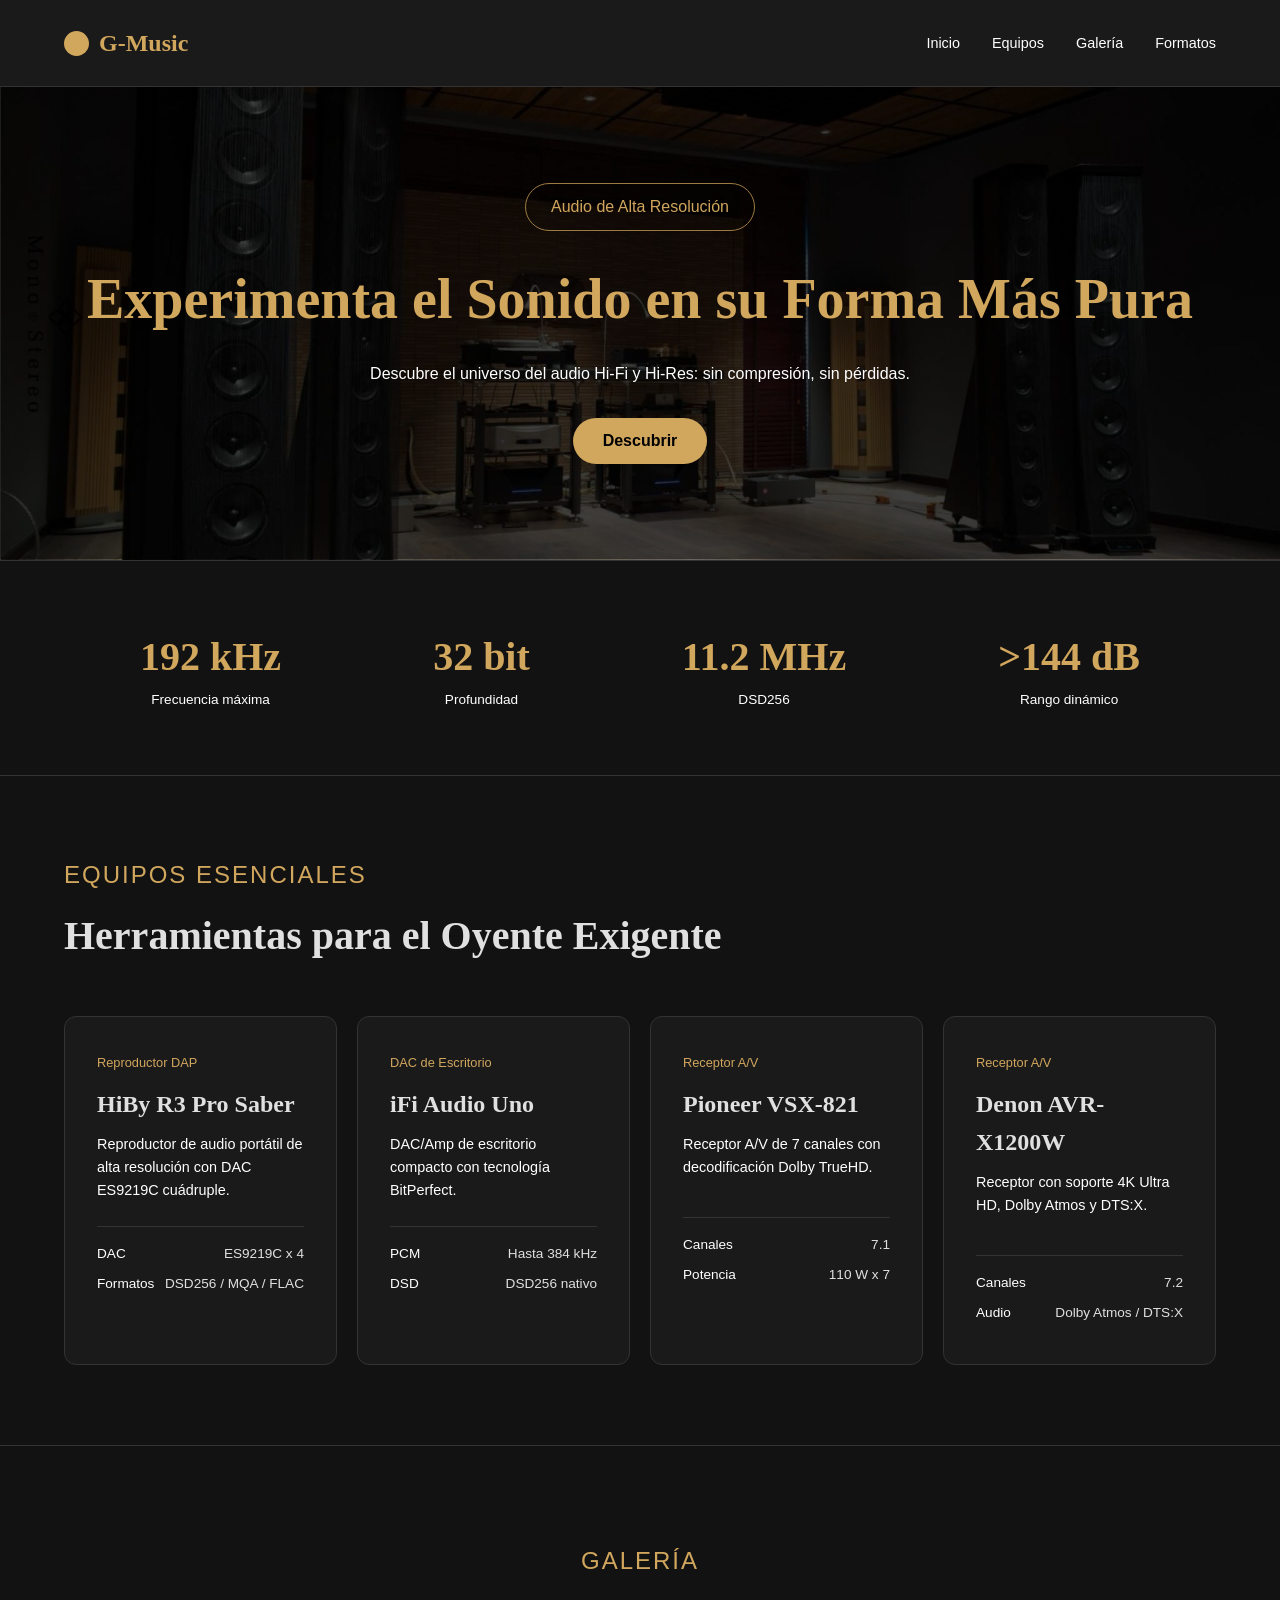
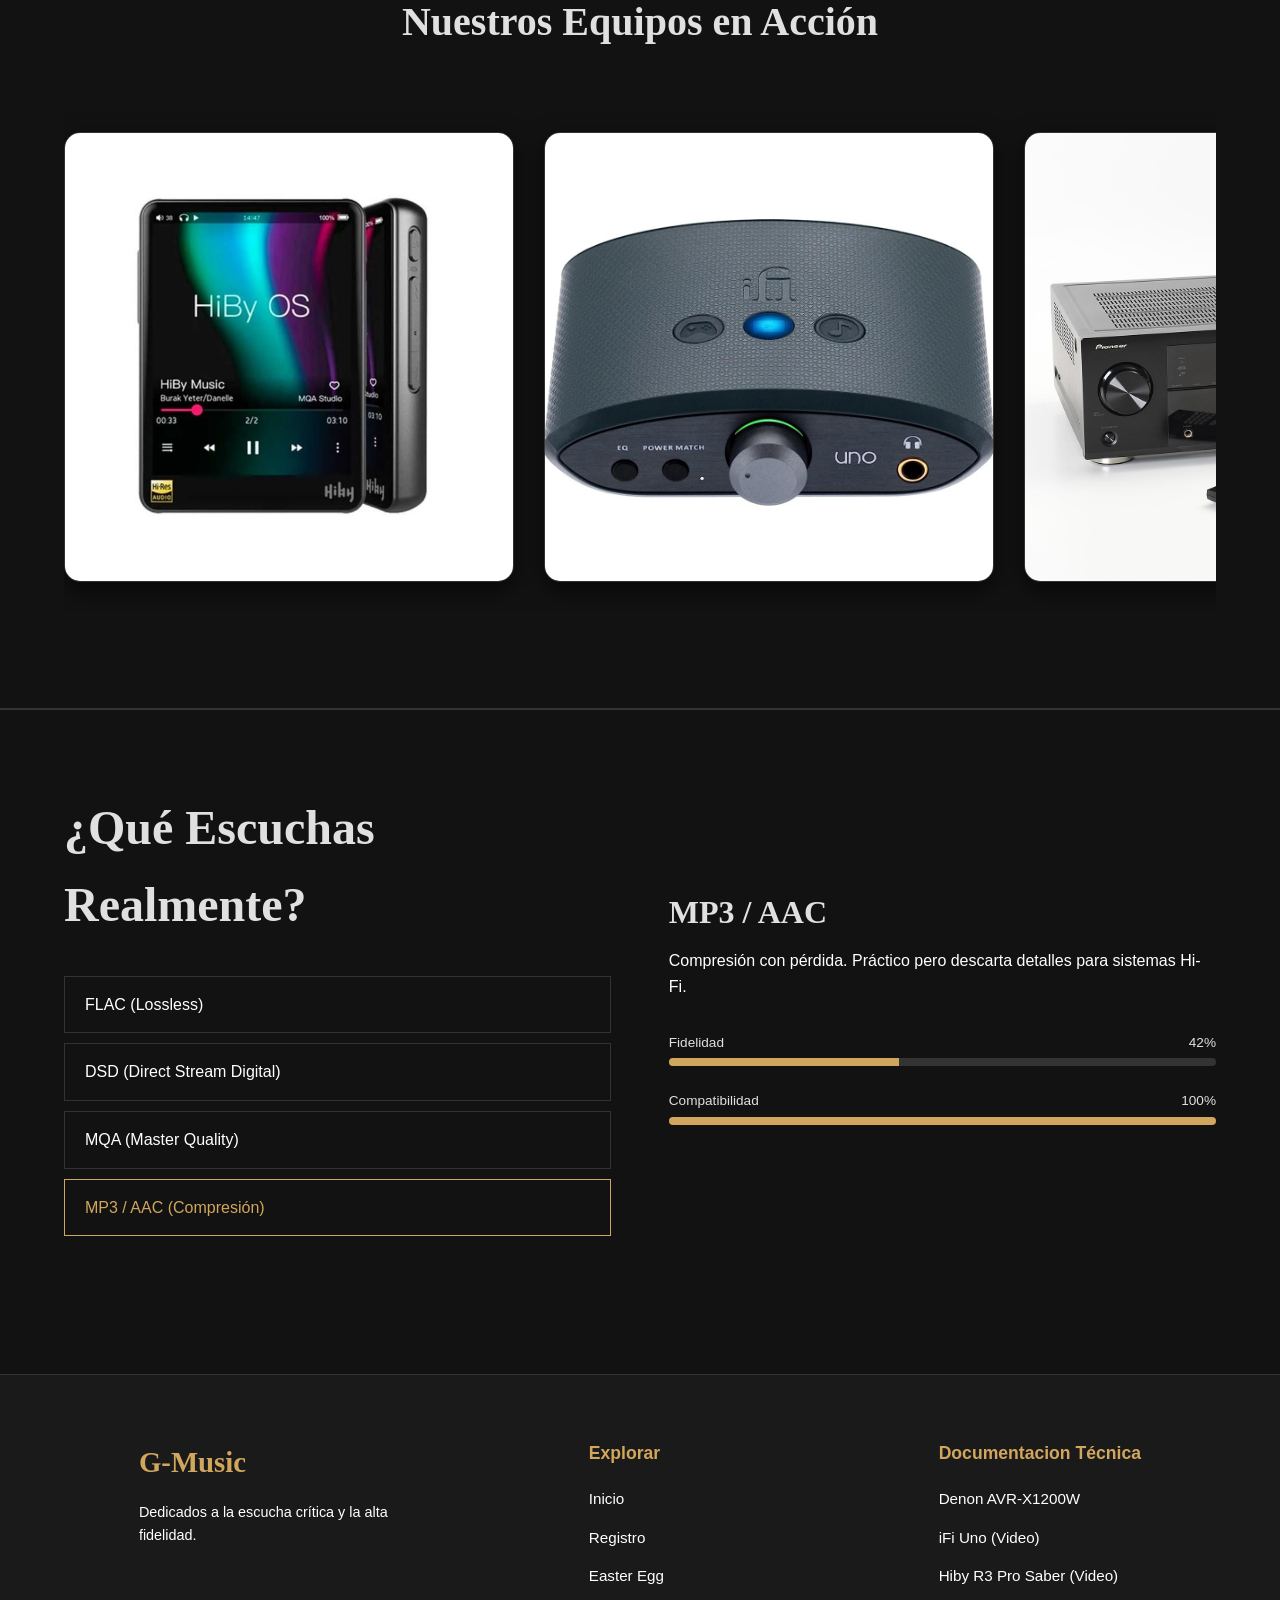
<file: index.html>
<!DOCTYPE html>
<html lang="es">
<head>
    <meta charset="UTF-8">
    <meta name="viewport" content="width=device-width, initial-scale=1.0">
    <title>This Is G-Music</title>
    <link rel="stylesheet" href="style.css">
    </head>
<body>

    <header>
        <div class="logo">
            <div class="logo-circulo"></div>
            <span>G-Music</span>
        </div>
        <nav>
            <ul>
                <li><a href="#inicio">Inicio</a></li>
                <li><a href="#equipos">Equipos</a></li>
                <li><a href="#galeria">Galería</a></li>
                <li><a href="#formatos">Formatos</a></li>
            </ul>
        </nav>
    </header>

    <main>
        <section id="inicio" class="hero">
            <div class="etiqueta-res">
                <span>Audio de Alta Resolución</span>
            </div>
            <h1>Experimenta el Sonido en su Forma Más Pura</h1>
            <p>Descubre el universo del audio Hi-Fi y Hi-Res: sin compresión, sin pérdidas.</p>
            <a href="formulario.html" class="btn-descubrir" style="display: inline-block; text-decoration: none;">Descubrir</a>
        </section>

        <section class="estadisticas">
            <div class="stat-item">
                <h2>192 kHz</h2>
                <p>Frecuencia máxima</p>
            </div>
            <div class="stat-item">
                <h2>32 bit</h2>
                <p>Profundidad</p>
            </div>
            <div class="stat-item">
                <h2>11.2 MHz</h2>
                <p>DSD256</p>
            </div>
            <div class="stat-item">
                <h2>>144 dB</h2>
                <p>Rango dinámico</p>
            </div>
        </section>

        <section id="equipos" class="seccion-equipos">
            <div class="encabezado-seccion">
                <span class="subtitulo-seccion">EQUIPOS ESENCIALES</span>
                <h2>Herramientas para el Oyente Exigente</h2>
            </div>
            
            <div class="contenedor-tarjetas">
                <div class="tarjeta">
                    <span class="categoria-tarjeta">Reproductor DAP</span>
                    <h3>HiBy R3 Pro Saber</h3>
                    <p>Reproductor de audio portátil de alta resolución con DAC ES9219C cuádruple.</p>
                    <ul class="lista-especificaciones">
                        <li><span>DAC</span> <span>ES9219C x 4</span></li>
                        <li><span>Formatos</span> <span>DSD256 / MQA / FLAC</span></li>
                    </ul>
                </div>

                <div class="tarjeta">
                    <span class="categoria-tarjeta">DAC de Escritorio</span>
                    <h3>iFi Audio Uno</h3>
                    <p>DAC/Amp de escritorio compacto con tecnología BitPerfect.</p>
                    <ul class="lista-especificaciones">
                        <li><span>PCM</span> <span>Hasta 384 kHz</span></li>
                        <li><span>DSD</span> <span>DSD256 nativo</span></li>
                    </ul>
                </div>

                <div class="tarjeta">
                    <span class="categoria-tarjeta">Receptor A/V</span>
                    <h3>Pioneer VSX-821</h3>
                    <p>Receptor A/V de 7 canales con decodificación Dolby TrueHD.</p>
                    <ul class="lista-especificaciones">
                        <li><span>Canales</span> <span>7.1</span></li>
                        <li><span>Potencia</span> <span>110 W x 7</span></li>
                    </ul>
                </div>

                <div class="tarjeta">
                    <span class="categoria-tarjeta">Receptor A/V</span>
                    <h3>Denon AVR-X1200W</h3>
                    <p>Receptor con soporte 4K Ultra HD, Dolby Atmos y DTS:X.</p>
                    <ul class="lista-especificaciones">
                        <li><span>Canales</span> <span>7.2</span></li>
                        <li><span>Audio</span> <span>Dolby Atmos / DTS:X</span></li>
                    </ul>
                </div>
            </div>
        </section>

<!-- Carrusel de Imagenes-->
</div>
        </section> 
        <section id="galeria" class="seccion-galeria">
            <div class="encabezado-seccion" style="text-align: center;">
                <span class="subtitulo-seccion">GALERÍA</span>
                <h2>Nuestros Equipos en Acción</h2>
            </div>
            
            <div class="carousel">
                <div class="group">
                    <div class="card"><img src="imagenes/galeria1.jpg" alt="Imagen 1"></div>
                    <div class="card"><img src="imagenes/galeria2.jpg" alt="Imagen 2"></div>
                    <div class="card"><img src="imagenes/galeria3.jpg" alt="Imagen 3"></div>
                    <div class="card"><img src="imagenes/galeria4.jpg" alt="Imagen 4"></div>
                </div>
                <div aria-hidden="true" class="group">
                    <div class="card"><img src="imagenes/galeria1.jpg" alt="Imagen 1"></div>
                    <div class="card"><img src="imagenes/galeria2.jpg" alt="Imagen 2"></div>
                    <div class="card"><img src="imagenes/galeria3.jpg" alt="Imagen 3"></div>
                    <div class="card"><img src="imagenes/galeria4.jpg" alt="Imagen 4"></div>
                </div>
            </div>
        </section>


        <!-- Seccion de Formatos -->
        <section id="formatos" class="seccion-formatos">
            <div class="columna-izquierda">
                <h2>¿Qué Escuchas<br>Realmente?</h2>
                <ul class="menu-formatos" id="menu-formatos">
                    <li class="formato-item">FLAC (Lossless)</li>
                    <li class="formato-item">DSD (Direct Stream Digital)</li>
                    <li class="formato-item">MQA (Master Quality)</li>
                    <li class="formato-item activo">MP3 / AAC (Compresión)</li>
                </ul>
            </div>
            
            <div class="columna-derecha">
                <div class="detalle-formato" id="detalle-formato">
                    <h3>MP3 / AAC</h3>
                    <p>Compresión con pérdida. Práctico pero descarta detalles para sistemas Hi-Fi.</p>
                    
                    <div class="barra-contenedor">
                        <div class="etiquetas-barra">
                            <span>Fidelidad</span>
                            <span>42%</span>
                        </div>
                        <div class="barra-fondo">
                            <div class="barra-progreso" style="width: 42%;"></div>
                        </div>
                    </div>

                    <div class="barra-contenedor">
                        <div class="etiquetas-barra">
                            <span>Compatibilidad</span>
                            <span>100%</span>
                        </div>
                        <div class="barra-fondo">
                            <div class="barra-progreso" style="width: 100%;"></div>
                        </div>
                    </div>
                </div>
            </div>
        </section>
    </main>

  <footer>
        <div class="footer-columna brand">
            <h3>G-Music</h3>
            <p>Dedicados a la escucha crítica y la alta fidelidad.</p>
        </div>
        
        <div class="footer-columna links">
            <h4>Explorar</h4>
            <ul>
                <li><a href="#inicio">Inicio</a></li>
                <li><a href="formulario.html">Registro</a></li>
                <li><a href="https://photos.fife.usercontent.google.com/pw/AP1GczNzlQImQ_FtpRTF21uacV-ZcuS82nDAr-rFOwaDbapi-YoNV6U5LA9hbw=w530-h707-s-no?authuser=0">Easter Egg</a></li>
            </ul>
        </div>
        
        <div class="footer-columna links">
            <h4>Documentacion Técnica</h4>
            <ul>
                <li><a href="https://manuals.denon.com/AVRX1200W/EU/ES/index.php">Denon AVR-X1200W</a></li>
                <li><a href="https://www.youtube.com/watch?v=bx3NuSnfoBg">iFi Uno (Video)</a></li>
                <li><a href="https://www.youtube.com/watch?v=BPNYJ72ixr8">Hiby R3 Pro Saber (Video)</a></li>
            </ul>
        </div>
    </footer>

    <script src="script.js"></script>
    </body>
</html>
</file>
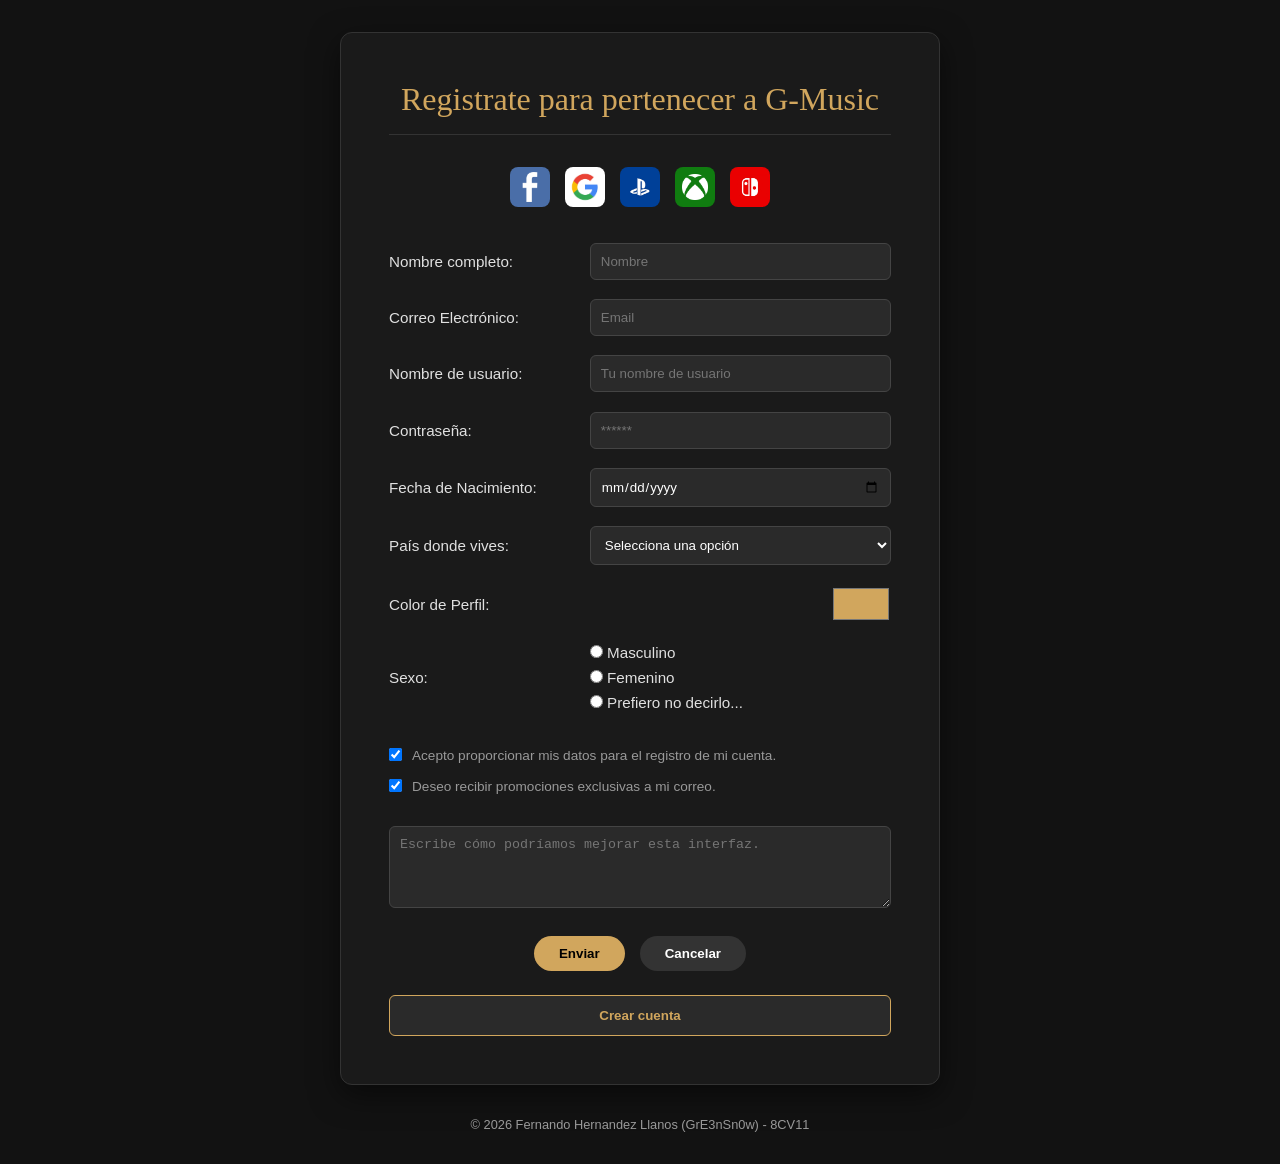
<file: formulario.html>
<!DOCTYPE html>
<html lang="es">
<head>
    <meta charset="UTF-8">
    <meta name="viewport" content="width=device-width, initial-scale=1.0">
    <title>Registro G-Music</title>
    <style>
        /* --- CSS INTEGRADO --- */
        :root {
            --fondo-principal: #121212;
            --fondo-secundario: #1a1a1a;
            --color-texto: #e0e0e0;
            --color-texto-mutado: #999;
            --dorado: #d1a65d;
            --dorado-oscuro: #9c7b42;
            --fuente-titulos: 'Georgia', serif;
            --fuente-texto: 'Helvetica Neue', Arial, sans-serif;
        }

        * {
            margin: 0;
            padding: 0;
            box-sizing: border-box;
        }

        body {
            background-color: var(--fondo-principal);
            color: var(--color-texto);
            font-family: var(--fuente-texto);
            display: flex;
            flex-direction: column;
            align-items: center;
            padding: 2rem;
            min-height: 100vh;
        }

        /* --- CONTENEDOR DEL FORMULARIO --- */
        .contenedor-registro {
            background-color: var(--fondo-secundario);
            border: 1px solid #333;
            border-radius: 12px;
            padding: 3rem;
            width: 100%;
            max-width: 600px;
            box-shadow: 0 10px 30px rgba(0,0,0,0.5);
        }

        .logo-contenedor {
            text-align: center;
            margin-bottom: 2rem;
            font-family: var(--fuente-titulos);
            font-size: 2rem;
            color: var(--dorado);
            border-bottom: 1px solid #333;
            padding-bottom: 1rem;
        }

        /* --- REDES SOCIALES --- */
        .redes-sociales {
            display: flex;
            justify-content: center;
            gap: 15px;
            margin-bottom: 2rem;
        }

        .redes-sociales img {
            border-radius: 8px;
            transition: transform 0.3s;
            cursor: pointer;
        }

        .redes-sociales img:hover {
            transform: scale(1.1);
        }

        /* --- FORMULARIO --- */
        .grupo-form {
            display: flex;
            justify-content: space-between;
            align-items: center;
            margin-bottom: 1.2rem;
        }

        .grupo-form label {
            flex: 0 0 35%;
            font-size: 0.95rem;
            color: var(--color-texto);
        }

        .grupo-form input[type="text"],
        .grupo-form input[type="email"],
        .grupo-form input[type="password"],
        .grupo-form input[type="date"],
        .grupo-form select {
            flex: 0 0 60%;
            padding: 10px;
            background-color: #2a2a2a;
            border: 1px solid #444;
            color: white;
            border-radius: 6px;
            font-family: var(--fuente-texto);
        }

        .grupo-form input:focus,
        .grupo-form select:focus,
        .grupo-form textarea:focus {
            outline: none;
            border-color: var(--dorado);
        }

        /* Inputs especiales */
        .grupo-form input[type="color"] {
            background: none;
            border: none;
            cursor: pointer;
            height: 40px;
            width: 60px;
        }

        .grupo-radio {
            flex: 0 0 60%;
            display: flex;
            flex-direction: column;
            gap: 8px;
            font-size: 0.9rem;
        }

        .checkbox-container {
            display: flex;
            align-items: flex-start;
            gap: 10px;
            margin-bottom: 1rem;
            font-size: 0.85rem;
            color: var(--color-texto-mutado);
        }

        textarea {
            width: 100%;
            padding: 10px;
            background-color: #2a2a2a;
            border: 1px solid #444;
            color: white;
            border-radius: 6px;
            resize: vertical;
            margin-top: 1rem;
            margin-bottom: 1.5rem;
        }

        /* --- BOTONES --- */
        .botones-accion {
            display: flex;
            justify-content: center;
            gap: 15px;
            margin-bottom: 1.5rem;
        }

        .btn {
            padding: 10px 25px;
            border-radius: 25px;
            font-weight: bold;
            cursor: pointer;
            border: none;
            transition: all 0.3s;
        }

        .btn-enviar {
            background-color: var(--dorado);
            color: #000;
        }

        .btn-enviar:hover {
            background-color: #b58d4a;
        }

        .btn-cancelar {
            background-color: #333;
            color: white;
        }

        .btn-cancelar:hover {
            background-color: #444;
        }

        .btn-crear {
            width: 100%;
            background-color: #2a2a2a;
            color: var(--dorado);
            border: 1px solid var(--dorado);
            padding: 12px;
            border-radius: 6px;
            font-weight: bold;
            cursor: pointer;
            transition: background 0.3s;
        }

        .btn-crear:hover {
            background-color: var(--dorado);
            color: #000;
        }

        .pie-pagina {
            margin-top: 2rem;
            color: var(--color-texto-mutado);
            font-size: 0.8rem;
            text-align: center;
        }
    </style>
</head>
<body>

    <div class="contenedor-registro">
        <div class="logo-contenedor">
            Registrate para pertenecer a G-Music
        </div>

        <div class="redes-sociales">
            <a href="https://www.facebook.com/"><img src="imagenes/2.jpg" alt="Facebook" width="40" height="40"></a>
            <a href="https://www.Google.com/"><img src="imagenes/3.jpg" alt="Google" width="40" height="40"></a>
            <a href="https://www.playstation.com/es-mx/"><img src="imagenes/4.jpg" alt="Playstation" width="40" height="40"></a>
            <a href="https://www.xbox.com/es-MX"><img src="imagenes/5.jpg" alt="Xbox" width="40" height="40"></a>
            <a href="https://www.nintendo.com/es_LA/switch/system/"><img src="imagenes/6.jpg" alt="Switch" width="40" height="40"></a>
        </div>

        <form action="#" method="POST">
            <div class="grupo-form">
                <label for="nombre">Nombre completo:</label>
                <input type="text" id="nombre" name="Name" placeholder="Nombre" required>
            </div>

            <div class="grupo-form">
                <label for="correo">Correo Electrónico:</label>
                <input type="email" id="correo" name="email_control" placeholder="Email" required>
            </div>

            <div class="grupo-form">
                <label for="usuario">Nombre de usuario:</label>
                <input type="text" id="usuario" name="User_Name" placeholder="Tu nombre de usuario" required>
            </div>

            <div class="grupo-form">
                <label for="pass">Contraseña:</label>
                <input type="password" id="pass" name="pass" placeholder="******" required>
            </div>

            <div class="grupo-form">
                <label for="fecha">Fecha de Nacimiento:</label>
                <input type="date" id="fecha" name="date_control">
            </div>

            <div class="grupo-form">
                <label for="pais">País donde vives:</label>
                <select id="pais" name="menu">
                    <option value="0" selected>Selecciona una opción</option>
                    <option value="1">México</option>
                    <option value="2">Alemania</option>
                    <option value="3">Estados Unidos</option>
                    <option value="other">Japón</option>
                </select>
            </div>

            <div class="grupo-form">
                <label for="color">Color de Perfil:</label>
                <input type="color" id="color" name="color_control" value="#d1a65d">
            </div>           

            <div class="grupo-form">
                <label>Sexo:</label>
                <div class="grupo-radio">
                    <label><input type="radio" name="sexo" value="masculino"> Masculino</label>
                    <label><input type="radio" name="sexo" value="femenino"> Femenino</label>
                    <label><input type="radio" name="sexo" value="indistinto"> Prefiero no decirlo...</label>
                </div>
            </div>
            <br>
            <div class="checkbox-container">
                <input type="checkbox" id="noticias" checked>
                <label for="noticias">Acepto proporcionar mis datos para el registro de mi cuenta.</label>
            </div>

            <div class="checkbox-container">
                <input type="checkbox" id="terminos" checked required>
                <label for="terminos">Deseo recibir promociones exclusivas a mi correo.</label>
            </div>

            <textarea name="texto" rows="4" placeholder="Escribe cómo podríamos mejorar esta interfaz."></textarea>

            <div class="botones-accion">
                <input type="submit" class="btn btn-enviar" value="Enviar" onclick="alert('Mensaje enviado con exito')">
                
                <input type="reset" class="btn btn-cancelar" value="Cancelar" onclick="alert('Cuenta cancelada correctamente')">
            </div>

            <button type="button" class="btn-crear" onclick="alert('Cuenta creada con exito, revisa tu bandeja de entrada')">Crear cuenta</button>

        </form>
    </div>

    <div class="pie-pagina">
        &copy; 2026 Fernando Hernandez Llanos (GrE3nSn0w) - 8CV11
    </div>

</body>
</html>
</file>
<file: style.css>
/* --- VARIABLES DE COLOR Y FUENTES --- */
:root {
    --fondo-principal: #121212;
    --fondo-secundario: #1a1a1a;
    --color-texto: #e0e0e0;
    --color-texto-mutado: #ffffff;
    --dorado: #d1a65d;
    --dorado-oscuro: #9c7b42;
    --fuente-titulos: 'Georgia', serif; 
    --fuente-texto: 'Helvetica Neue', Arial, sans-serif;
}

/* --- RESET BÁSICO --- */
* {
    margin: 0;
    padding: 0;
    box-sizing: border-box;
}
/* Hace que el desplazamiento entre enlaces sea fluido */
html {
    scroll-behavior: smooth;
}

body {
    background-color: var(--fondo-principal);
    color: var(--color-texto);
    font-family: var(--fuente-texto);
    line-height: 1.6;
}

/* --- ENCABEZADO Y NAVEGACIÓN --- */
header {
    display: flex;
    justify-content: space-between;
    align-items: center;
    padding: 1.5rem 5%;
    background-color: var(--fondo-secundario);
    border-bottom: 1px solid #333;
}

.logo {
    display: flex;
    align-items: center;
    gap: 10px;
    font-family: var(--fuente-titulos);
    font-size: 1.5rem;
    font-weight: bold;
    color: var(--dorado);
}

.logo-circulo {
    width: 25px;
    height: 25px;
    background-color: var(--dorado);
    border-radius: 50%;
}

nav ul {
    list-style: none;
    display: flex;
    gap: 2rem;
}

nav a {
    text-decoration: none;
    color: var(--color-texto-mutado);
    font-size: 0.9rem;
    transition: color 0.3s;
}

nav a:hover {
    color: var(--dorado);
}

/* --- SECCIÓN PRINCIPAL--- */
.hero {
    text-align: center;
    padding: 6rem 1rem;
    border-bottom: 1px solid #333;
    /* Imagen de fondo*/
    background-image: 
        /* Capa negra encima con opacidad 'blur' al 75% */
        linear-gradient(rgba(0, 0, 0, 0.75), rgba(0, 0, 0, 0.75)),
        /* Imagen de fondo que esta por debajo */
        url('imagenes/audiop.jpg');
    background-size: cover;      /* Cubre todo el contenedor */
    background-position: center; /* Centra la imagen */
    background-repeat: no-repeat; 
}

.etiqueta-res {
    display: inline-block;
    border: 1px solid var(--dorado-oscuro);
    color: var(--dorado);
    padding: 10px 25px;
    border-radius: 30px;
    font-size: 1rem;
    margin-bottom: 1.5rem;
}

.hero h1 {
    font-family: var(--fuente-titulos);
    font-size: 3.5rem;
    color: var(--dorado);
    margin-bottom: 1rem;
}

.hero p {
    color: var(--color-texto-mutado);
    margin-bottom: 2rem;
}

.btn-descubrir {
    background-color: var(--dorado);
    color: #000;
    border: none;
    padding: 10px 30px;
    border-radius: 25px;
    font-weight: bold;
    cursor: pointer;
    transition: background-color 0.3s;
}

.btn-descubrir:hover {
    background-color: #b58d4a;
}

/* --- ESTADÍSTICAS --- */
.estadisticas {
    display: flex;
    justify-content: space-around;
    padding: 4rem 5%;
    border-bottom: 1px solid #333;
    text-align: center;
}

.stat-item h2 {
    font-family: var(--fuente-titulos);
    color: var(--dorado);
    font-size: 2.5rem;
}

.stat-item p {
    color: var(--color-texto-mutado);
    font-size: 0.85rem;
}

/* --- EQUIPOS (Grid) --- */
.seccion-equipos {
    padding: 5rem 5%;
}

.encabezado-seccion {
    margin-bottom: 3rem;
}

.subtitulo-seccion {
    color: var(--dorado);
    font-size: 1.5rem;
    letter-spacing: 2px;
    text-transform: uppercase;
}

.encabezado-seccion h2 {
    font-family: var(--fuente-titulos);
    font-size: 2.5rem;
    margin-top: 10px;
}

.contenedor-tarjetas {
    display: grid;
    grid-template-columns: repeat(auto-fit, minmax(250px, 1fr));
    gap: 20px;
}

.tarjeta {
    background-color: var(--fondo-secundario);
    border: 1px solid #333;
    border-radius: 12px;
    padding: 2rem;
    transition: transform 0.3s;
}

.tarjeta:hover {
    transform: translateY(-5px);
}

.categoria-tarjeta {
    color: var(--dorado);
    font-size: 0.8rem;
}

.tarjeta h3 {
    font-family: var(--fuente-titulos);
    font-size: 1.5rem;
    margin: 10px 0;
}

.tarjeta p {
    color: var(--color-texto-mutado);
    font-size: 0.9rem;
    margin-bottom: 1.5rem;
    min-height: 60px;
}

.lista-especificaciones {
    list-style: none;
    border-top: 1px solid #333;
    padding-top: 1rem;
}

.lista-especificaciones li {
    display: flex;
    justify-content: space-between;
    font-size: 0.85rem;
    margin-bottom: 8px;
    color: var(--color-texto-mutado);
}

.lista-especificaciones li span:last-child {
    color: var(--color-texto);
}

/* --- FORMATOS INTERACTIVOS --- */
.seccion-formatos {
    display: flex;
    padding: 5rem 5%;
    gap: 5%;
    border-top: 1px solid #333;
}

.columna-izquierda {
    flex: 1;
}

.columna-izquierda h2 {
    font-family: var(--fuente-titulos);
    font-size: 3rem;
    margin-bottom: 2rem;
}

.menu-formatos {
    list-style: none;
}

.formato-item {
    padding: 15px 20px;
    border: 1px solid #333;
    margin-bottom: 10px;
    cursor: pointer;
    color: var(--color-texto-mutado);
    transition: all 0.3s;
}

.formato-item:hover {
    border-color: var(--dorado-oscuro);
}

.formato-item.activo {
    border-color: var(--dorado);
    color: var(--dorado);
}

.columna-derecha {
    flex: 1;
    display: flex;
    flex-direction: column;
    justify-content: center;
}

.detalle-formato h3 {
    font-family: var(--fuente-titulos);
    font-size: 2rem;
    margin-bottom: 10px;
}

.detalle-formato p {
    color: var(--color-texto-mutado);
    margin-bottom: 2rem;
}

.barra-contenedor {
    margin-bottom: 1.5rem;
}

.etiquetas-barra {
    display: flex;
    justify-content: space-between;
    font-size: 0.85rem;
    margin-bottom: 5px;
}

.barra-fondo {
    background-color: #333;
    height: 8px;
    border-radius: 4px;
    overflow: hidden;
}

.barra-progreso {
    background-color: var(--dorado);
    height: 100%;
    transition: width 0.5s ease-in-out;
}

/* --- SECCIÓN GALERÍA (CARRUSEL INFINITO) --- */
.seccion-galeria {
    padding: 6rem 5%; 
    border-top: 1px solid #333; /* Agregamos separador gris  */
    border-bottom: 1px solid #333; 
}

.carousel {
    margin: 0 auto;
    padding: 30px 0;
    max-width: 1200px; /* Hace el contenedor más ancho */
    overflow: hidden;
    display: flex;
}

.group {
    display: flex;
    gap: 30px; /* separación entre las imágenes */
    padding-right: 30px;
    will-change: transform;
    /* Redujimos la velocidad a 25s para compensar el tamaño más grande */
    animation: scrolling 25s linear infinite; 
}

/* Pausa la animación al pasar el cursor */
.carousel:hover .group {
    animation-play-state: paused;
}

.card {
    width: 450px; /* Tarjetas mucho más anchas (antes 280px) */
    flex: 0 0 auto; 
    background-color: var(--fondo-secundario);
    border: 1px solid #333;
    border-radius: 16px; /* Borde un poco más suave para tarjetas grandes */
    box-shadow: 0 8px 25px rgba(0, 0, 0, 0.6); /* Sombra más pronunciada para darle profundidad */
    display: flex;
    justify-content: center;
    align-items: center;
    min-height: 300px; /* Tarjetas más altas (antes 200px) */
    overflow: hidden; 
}

/* Ajuste para que las imágenes no se deformen */
.card img {
    width: 100%;
    height: 100%;
    object-fit: cover; 
    transition: transform 0.4s ease; /* Prepara la imagen para un efecto si lo deseas después */
}

@keyframes scrolling {
    0% { transform: translateX(0); }
    100% { transform: translateX(-100%); }
}

/* --- PIE DE PÁGINA (FOOTER) --- */
footer {
    display: flex;
    justify-content: space-around; /* Separa las columnas equitativamente */
    flex-wrap: wrap; /* Se ve bien si la pantalla es pequeña */
    padding: 4rem 5%;
    background-color: var(--fondo-secundario);
    border-top: 1px solid #333;
    margin-top: 3rem;
}

.footer-columna {
    margin-bottom: 2rem;
    min-width: 200px; /* Evita que las columnas se traslapen */
}

/* Estilos para los títulos del footer */
.footer-columna h3 {
    font-family: var(--fuente-titulos);
    color: var(--dorado);
    font-size: 1.8rem;
    margin-bottom: 1rem;
}

.footer-columna h4 {
    color: var(--dorado);
    margin-bottom: 1.2rem;
    font-size: 1.1rem;
}

/* Estilo para el párrafo descriptivo */
.footer-columna p {
    color: var(--color-texto-mutado);
    font-size: 0.9rem;
    max-width: 300px;
}

/* Quitar viñetas de las listas */
.footer-columna ul {
    list-style: none;
}

.footer-columna ul li {
    margin-bottom: 0.8rem;
}

/* No subrayar enlaces   */
.footer-columna a {
    text-decoration: none; /* Quita el subrayado */
    color: var(--color-texto-mutado);
    font-size: 0.95rem;
    transition: color 0.3s ease;
}

/* Efecto dorado al pasar el cursor */
.footer-columna a:hover {
    color: var(--dorado);
}

/* --- REPRODUCTOR DE AUDIO --- */
.zona-audio {
    margin-top: 2rem;
    padding: 1.2rem;
    background-color: #2a2a2a;
    border-radius: 8px;
    border-left: 4px solid var(--dorado);
    animation: aparecer 0.5s ease-in-out;
}

.texto-reproduciendo {
    font-size: 0.9rem !important;
    color: var(--color-texto-mutado) !important;
    margin-bottom: 0.8rem !important;
}

.texto-reproduciendo span {
    color: var(--dorado);
    font-weight: bold;
    letter-spacing: 1px;
}

audio {
    width: 100%;
    height: 40px;
    outline: none;
}

@keyframes aparecer {
    from { opacity: 0; transform: translateY(10px); }
    to { opacity: 1; transform: translateY(0); }
}

/* =========================================
   DISEÑO FULL RESPONSIVE 
   ========================================= */

/* Se aplica solo cuando la pantalla es de 768px de ancho o menos */
@media screen and (max-width: 768px) {
    
    /* 1. Ajuste del Encabezado y Menú */
    header {
        flex-direction: column;
        padding: 1rem;
        gap: 1rem;
    }

    nav ul {
        flex-wrap: wrap;
        justify-content: center;
        gap: 1rem;
    }

    /* 2. Ajuste de la Sección Hero */
    .hero {
        padding: 4rem 1rem; /* Menos espacio arriba y abajo */
    }

    .hero h1 {
        font-size: 2.2rem; /* Título más pequeño para celulares */
    }

    /* 3. Ajuste de las Estadísticas (En cuadrícula de 2x2) */
    .estadisticas {
        display: grid;
        grid-template-columns: 1fr 1fr;
        gap: 2rem;
        padding: 3rem 1rem;
    }

    /* 4. Ajuste de los Equipos */
    .seccion-equipos {
        padding: 4rem 1rem;
    }

    .encabezado-seccion h2 {
        font-size: 2rem;
    }

    /* 5. Ajuste de la Galería */
    .seccion-galeria {
        padding: 4rem 1rem;
    }

    .card {
        width: 280px; /* Reducimos el ancho para que quepa en celulares */
        min-height: 220px;
    }

    .group {
        gap: 15px;
        padding-right: 15px;
    }

    /* 6. Ajuste de la Sección de Formatos (Apilados) */
    .seccion-formatos {
        flex-direction: column; /* Apila la columna izquierda y derecha */
        padding: 4rem 1rem;
        gap: 3rem;
    }

    .columna-izquierda h2 {
        font-size: 2.2rem;
        text-align: center;
    }

    /* 7. Ajuste del Pie de Página */
    footer {
        flex-direction: column;
        text-align: center;
        padding: 3rem 1rem;
        gap: 2rem;
    }

    .footer-columna p {
        margin: 0 auto; /* Centra el texto del párrafo en el footer */
    }
}
</file>
